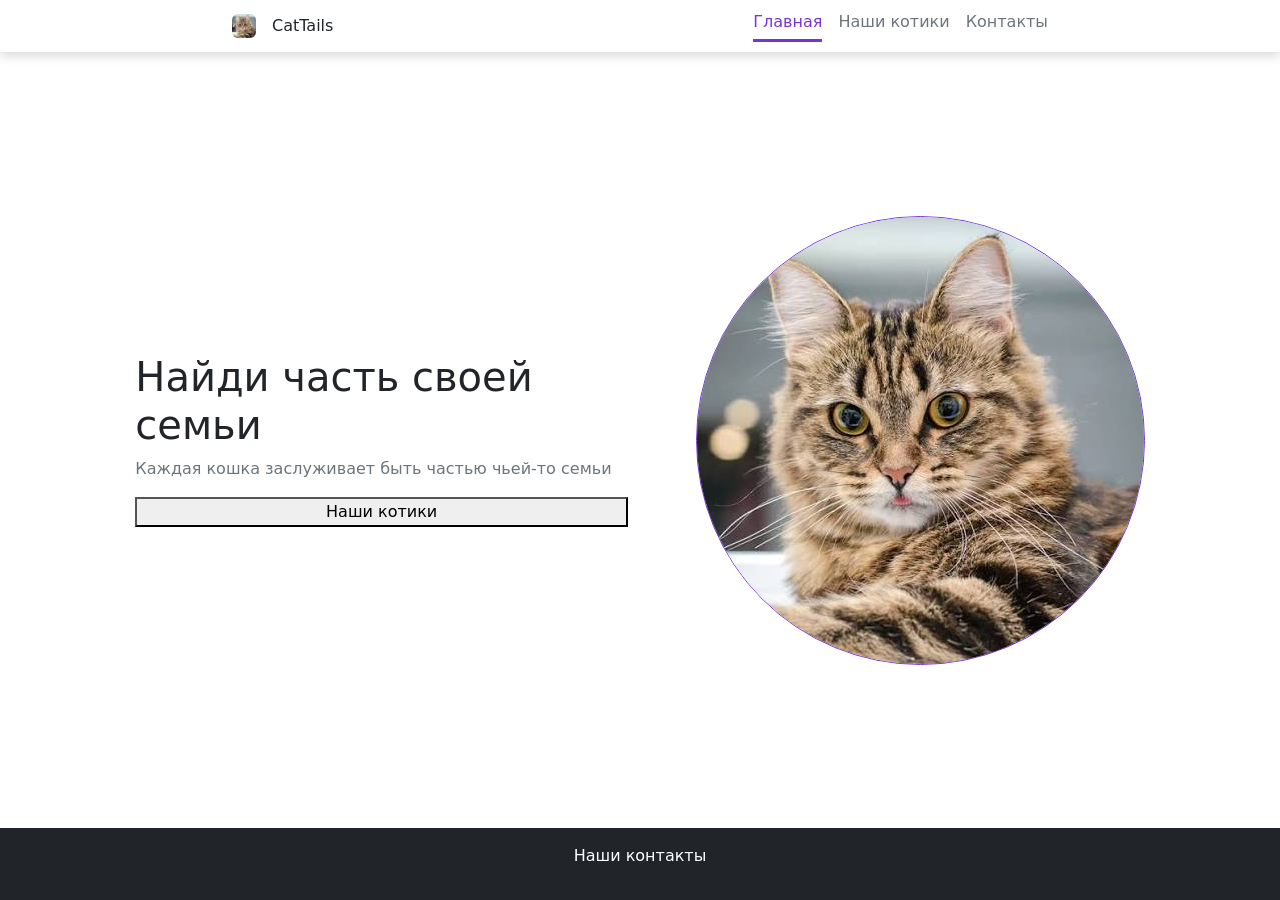
<file: index.html>
<!DOCTYPE html>
<html lang="en">
<head>
    <meta charset="UTF-8">
    <meta name="viewport" content="width=device-width, initial-scale=1.0">
    <title>Document</title>
    <link href="https://cdn.jsdelivr.net/npm/bootstrap@5.3.3/dist/css/bootstrap.min.css" rel="stylesheet" integrity="sha384-QWTKZyjpPEjISv5WaRU9OFeRpok6YctnYmDr5pNlyT2bRjXh0JMhjY6hW+ALEwIH" crossorigin="anonymous">
    <link rel="stylesheet" href="style.css">
</head>
<!-- <body class="container-fluid"> -->
<body class="d-flex flex-column min-vh-100 justify-content-between">
    <header class="vh-20">
        <section class="container-fluid d-flex justify-content-around vw-80 align-items-center">
            <div class="logo d-flex align-items-center justify-content-between gap-3">
                <img class="img-fluid rounded" src="src/cat.jpg" alt="" width="24px">
                <h6 class="m-0">CatTails</h6>

            </div>
            <nav class="nav nav-underline vh-20">
                <a class="nav-item active" href="index.html">Главная</a>
                <a class="nav-item text-secondary" href="store.html">Наши котики</a>
                <a class="nav-item text-secondary" href="form.html">Контакты</a>
            </nav>
        </section>
    </header>

    <main class="container justify-content-center">
        <section class="container cover d-flex align-items-center justify-content-around mt-5 mb-5">
            <div class="row d-flex justify-content-center align-items-center h-100">
                <div class="col d-flex flex-column justify-content-center ">
                    <h1>Найди часть своей семьи</h1>
                    <p class="text-secondary">Каждая кошка заслуживает быть частью чьей-то семьи</p>
                    <button class="button ">Наши котики</button>
                </div>
                <div class="col d-flex justify-content-end align-items-center">
                    <img class="cover-image img-fluid round" src="src/cat.jpg" alt="">
                </div>
                
            </div>

        </section>
        <section>

        </section>

    </main>
    <footer class="container-fluid bg-dark text-white text-center p-3">
        <p>Наши контакты</p>
    </footer>
    <script crossorigin="anonymous" integrity="sha384-OERcA2EqjJCMA+/3y+gxIOqMEjwtxJY7qPCqsdltbNJuaOe923+mo//f6V8Qbsw3" src="https://cdn.jsdelivr.net/npm/bootstrap@5.2.2/dist/js/bootstrap.bundle.min.js"></script>
</body>
</html>
</file>
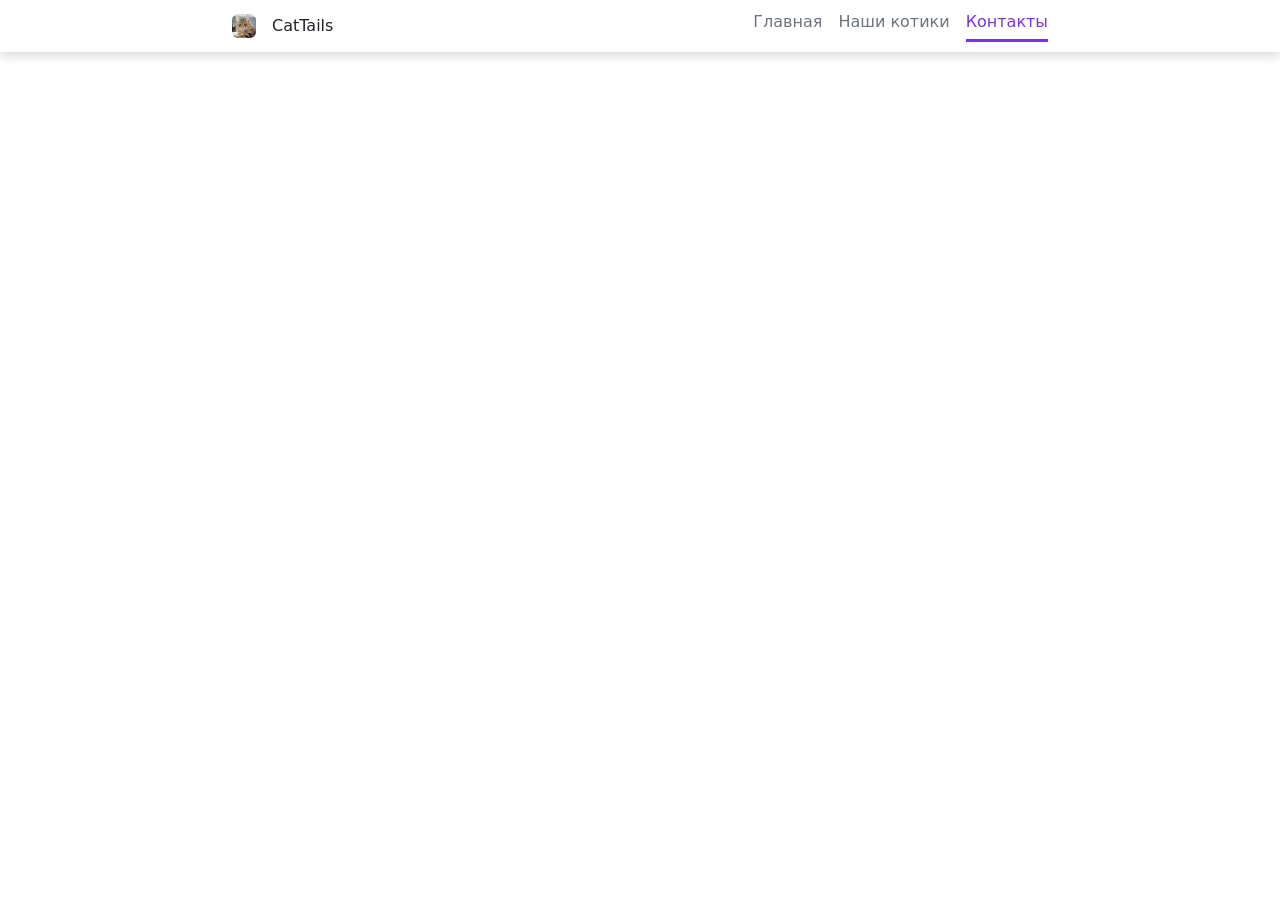
<file: form.html>
<!DOCTYPE html>
<html lang="en">
<head>
    <meta charset="UTF-8">
    <meta name="viewport" content="width=device-width, initial-scale=1.0">
    <title>Document</title>
    <link href="https://cdn.jsdelivr.net/npm/bootstrap@5.3.3/dist/css/bootstrap.min.css" rel="stylesheet" integrity="sha384-QWTKZyjpPEjISv5WaRU9OFeRpok6YctnYmDr5pNlyT2bRjXh0JMhjY6hW+ALEwIH" crossorigin="anonymous">
    <link rel="stylesheet" href="style.css">
</head>
<!-- <body class="container-fluid"> -->
<body>
    <header class="vh-20 vw-100">
        <section class="container-fluid d-flex justify-content-around vw-80 align-items-center">
            <div class="logo d-flex align-items-center justify-content-between gap-3">
                <img class="img-fluid rounded" src="src/cat.jpg" alt="" width="24px">
                <h6 class="m-0">CatTails</h6>

            </div>
            <nav class="nav nav-underline vh-20">
                <a class="nav-item text-secondary" href="index.html">Главная</a>
                <a class="nav-item text-secondary" href="store.html">Наши котики</a>
                <a class="nav-item active" href="form.html">Контакты</a>
            </nav>
        </section>
    </header>
    
    <main class="container justify-content-center">
        <section class="container d-flex align-items-center justify-content-around mt-5">
            
        </section>

    </main>
    <footer>

    </footer>
    <script crossorigin="anonymous" integrity="sha384-OERcA2EqjJCMA+/3y+gxIOqMEjwtxJY7qPCqsdltbNJuaOe923+mo//f6V8Qbsw3" src="https://cdn.jsdelivr.net/npm/bootstrap@5.2.2/dist/js/bootstrap.bundle.min.js"></script>
</body>
</html>
</file>
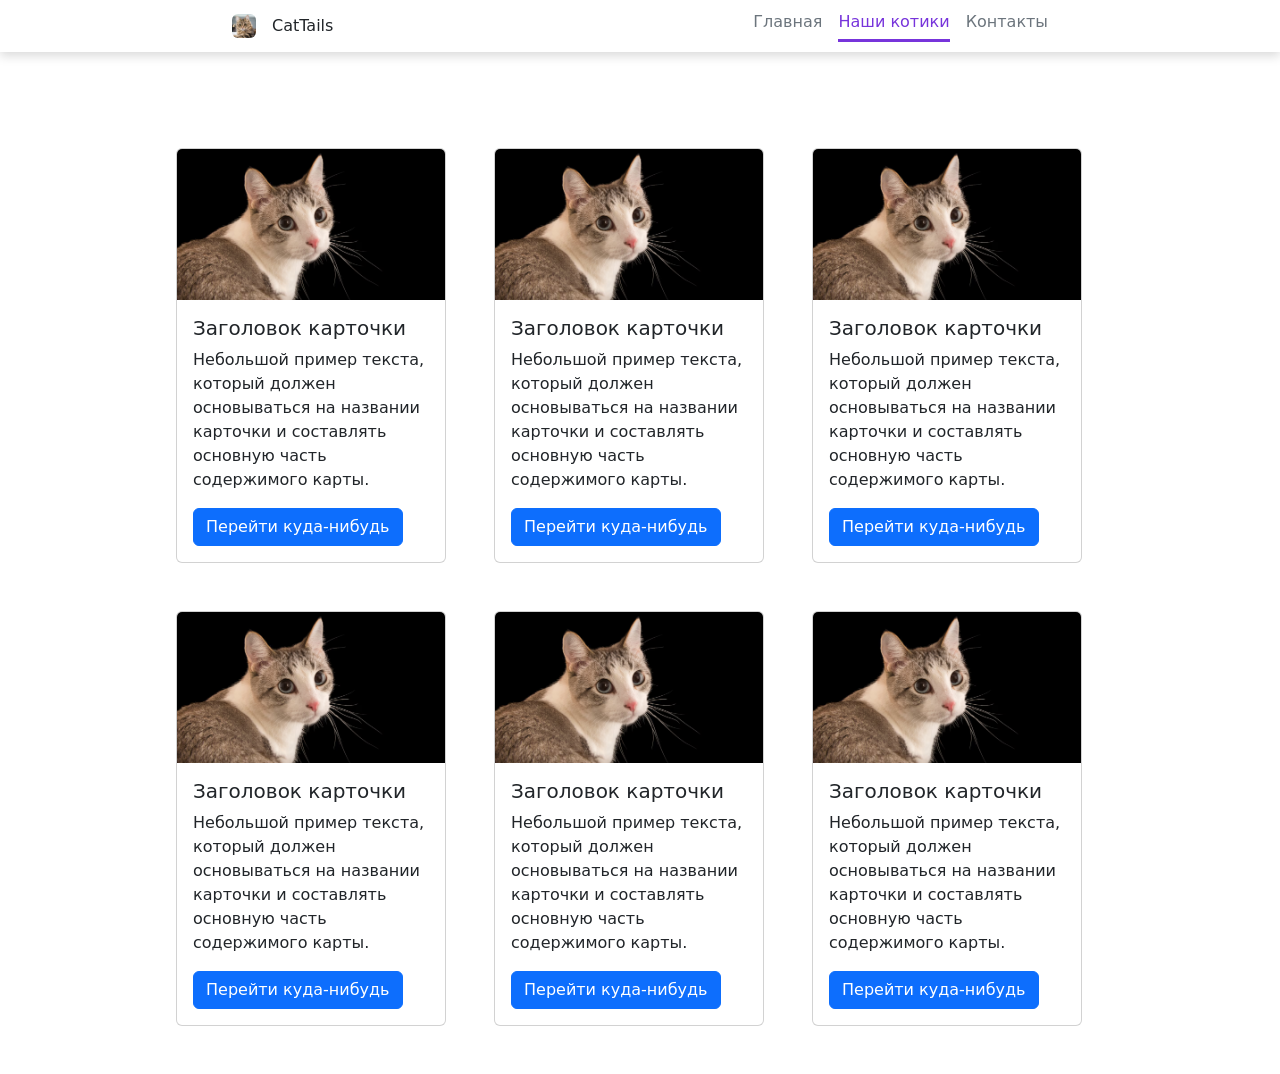
<file: store.html>
<!DOCTYPE html>
<html lang="en">
<head>
    <meta charset="UTF-8">
    <meta name="viewport" content="width=device-width, initial-scale=1.0">
    <title>Document</title>
    <link href="https://cdn.jsdelivr.net/npm/bootstrap@5.3.3/dist/css/bootstrap.min.css" rel="stylesheet" integrity="sha384-QWTKZyjpPEjISv5WaRU9OFeRpok6YctnYmDr5pNlyT2bRjXh0JMhjY6hW+ALEwIH" crossorigin="anonymous">
    <link rel="stylesheet" href="style.css">
</head>
<!-- <body class="container-fluid"> -->
<body>
    <header class="vh-20">
        <section class="container-fluid d-flex justify-content-around vw-80 align-items-center">
            <div class="logo d-flex align-items-center justify-content-between gap-3">
                <img class="img-fluid rounded" src="src/cat.jpg" alt="" width="24px">
                <h6 class="m-0">CatTails</h6>

            </div>
            <nav class="nav nav-underline vh-20">
                <a class="nav-item text-secondary" href="index.html">Главная</a>
                <a class="nav-item active" href="store.html">Наши котики</a>
                <a class="nav-item text-secondary" href="form.html">Контакты</a>
            </nav>
        </section>
    </header>

    <main class="container-fluid justify-content-center">
        <section class="store container card-body d-flex flex-wrap mt-5 p-5 gap-5 vw-80">
            <div class="card">
                <img src="src/cat-h.avif" class="card-img-top" alt="...">
                <div class="card-body">
                    <h5 class="card-title">Заголовок карточки</h5>
                    <p class="card-text">Небольшой пример текста, который должен основываться на названии карточки и составлять основную часть содержимого карты.</p>
                    <a href="#" class="btn btn-primary">Перейти куда-нибудь</a>
                </div>
            </div>
            <div class="card">
                <img src="src/cat-h.avif" class="card-img-top" alt="...">
                <div class="card-body">
                    <h5 class="card-title">Заголовок карточки</h5>
                    <p class="card-text">Небольшой пример текста, который должен основываться на названии карточки и составлять основную часть содержимого карты.</p>
                    <a href="#" class="btn btn-primary">Перейти куда-нибудь</a>
                </div>
            </div>
            <div class="card">
                <img src="src/cat-h.avif" class="card-img-top" alt="...">
                <div class="card-body">
                    <h5 class="card-title">Заголовок карточки</h5>
                    <p class="card-text">Небольшой пример текста, который должен основываться на названии карточки и составлять основную часть содержимого карты.</p>
                    <a href="#" class="btn btn-primary">Перейти куда-нибудь</a>
                </div>
            </div>
            <div class="card">
                <img src="src/cat-h.avif" class="card-img-top" alt="...">
                <div class="card-body">
                    <h5 class="card-title">Заголовок карточки</h5>
                    <p class="card-text">Небольшой пример текста, который должен основываться на названии карточки и составлять основную часть содержимого карты.</p>
                    <a href="#" class="btn btn-primary">Перейти куда-нибудь</a>
                </div>
            </div>
            <div class="card">
                <img src="src/cat-h.avif" class="card-img-top" alt="...">
                <div class="card-body">
                    <h5 class="card-title">Заголовок карточки</h5>
                    <p class="card-text">Небольшой пример текста, который должен основываться на названии карточки и составлять основную часть содержимого карты.</p>
                    <a href="#" class="btn btn-primary">Перейти куда-нибудь</a>
                </div>
            </div>
            <div class="card">
                <img src="src/cat-h.avif" class="card-img-top" alt="...">
                <div class="card-body">
                    <h5 class="card-title">Заголовок карточки</h5>
                    <p class="card-text">Небольшой пример текста, который должен основываться на названии карточки и составлять основную часть содержимого карты.</p>
                    <a href="#" class="btn btn-primary">Перейти куда-нибудь</a>
                </div>
            </div>
            
        </section>

    </main>
    <footer>

    </footer>
    <script crossorigin="anonymous" integrity="sha384-OERcA2EqjJCMA+/3y+gxIOqMEjwtxJY7qPCqsdltbNJuaOe923+mo//f6V8Qbsw3" src="https://cdn.jsdelivr.net/npm/bootstrap@5.2.2/dist/js/bootstrap.bundle.min.js"></script>
</body>
</html>
</file>
<file: style.css>
:root {
    --primary: #7734db;
    --primary-opacity: #7734db74;
    --dark: #110720;
}

header {
    padding: 10px;
    background-color: white;
    box-shadow: 0 4px 10px rgba(0, 0, 0, 0.15);
}

nav a {
    text-decoration: none;
    padding-bottom: 5px;
}

nav .active {
    border-bottom: 3px solid var(--primary);
    color: var(--primary);
}

.cover {
    height: 75vh;
}

.store {
    width: 80vw;
} 

.cover-image {
    border: 1px solid var(--primary);
    border-radius: 50%;
}

.col {
    height: 100%;
}

.card {
    width: 270px;
}

/* footer {
    background-color: var(--dark);
} */
</file>
